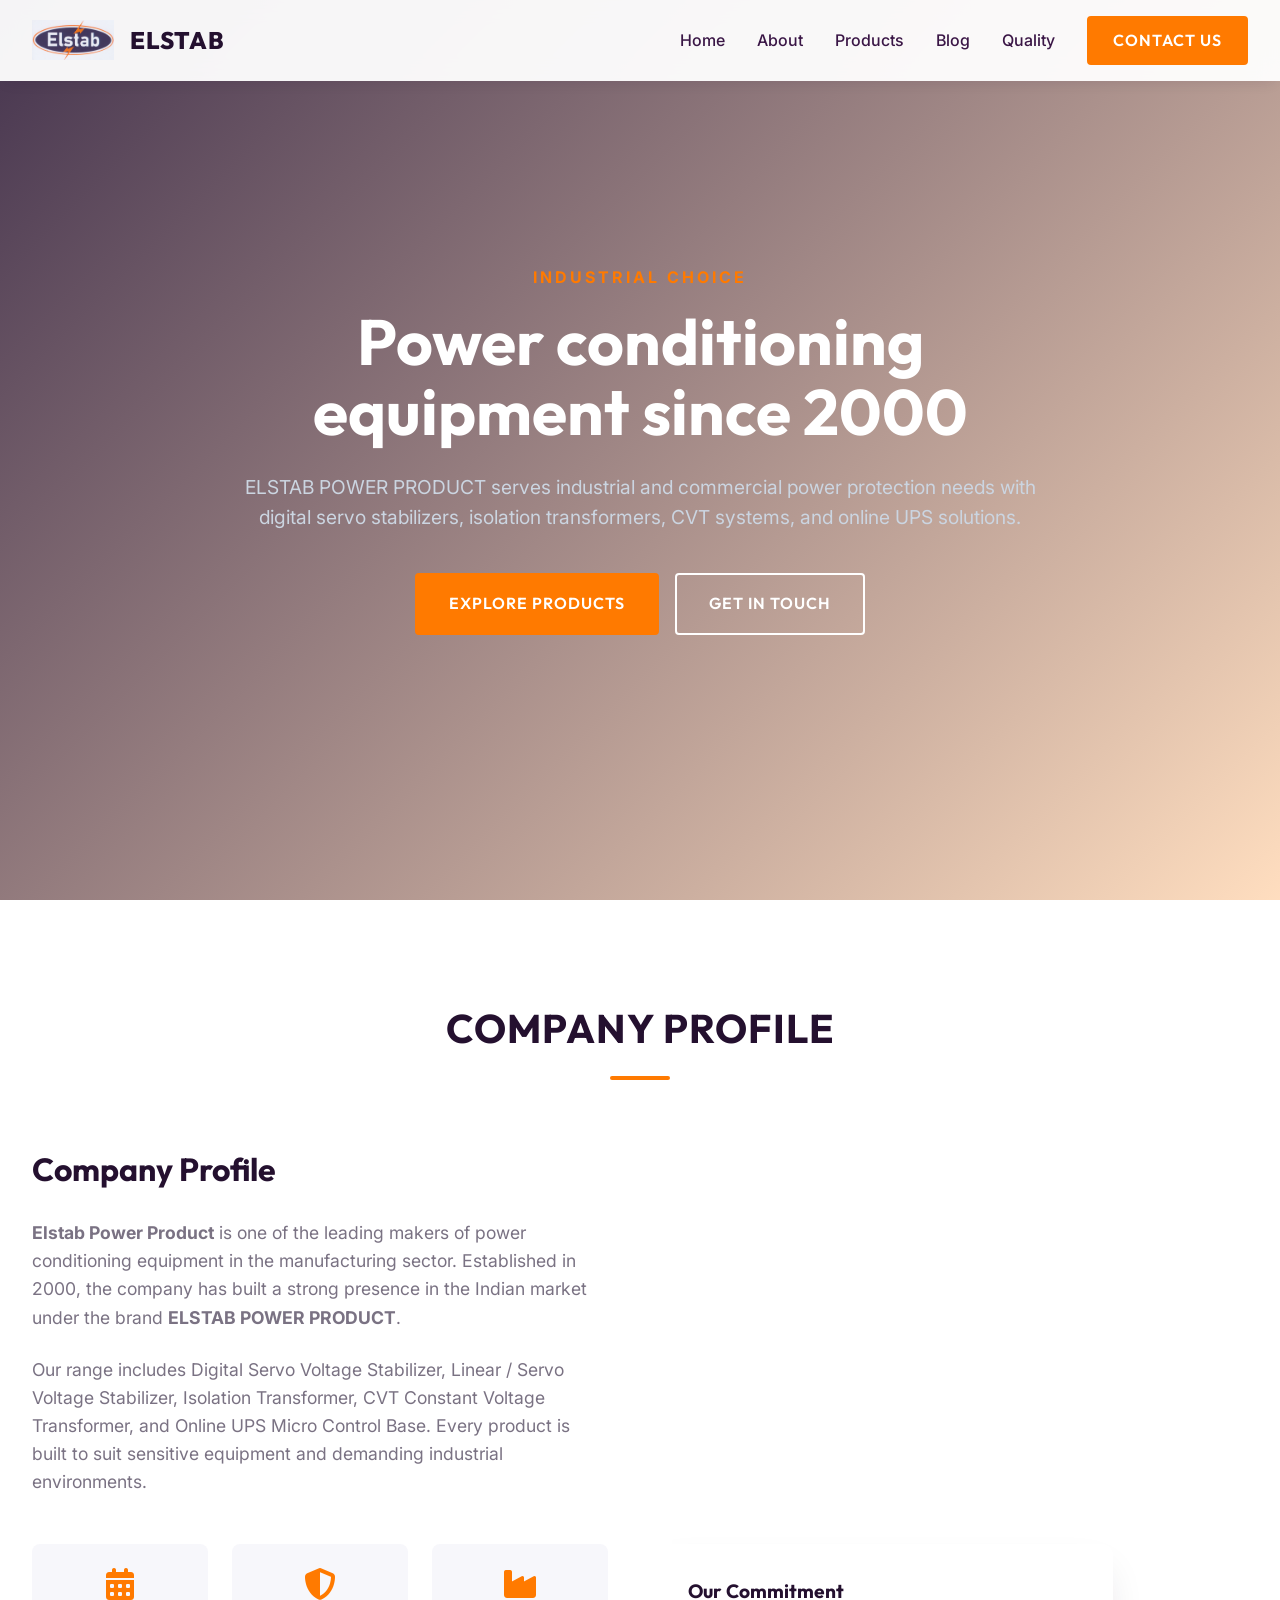
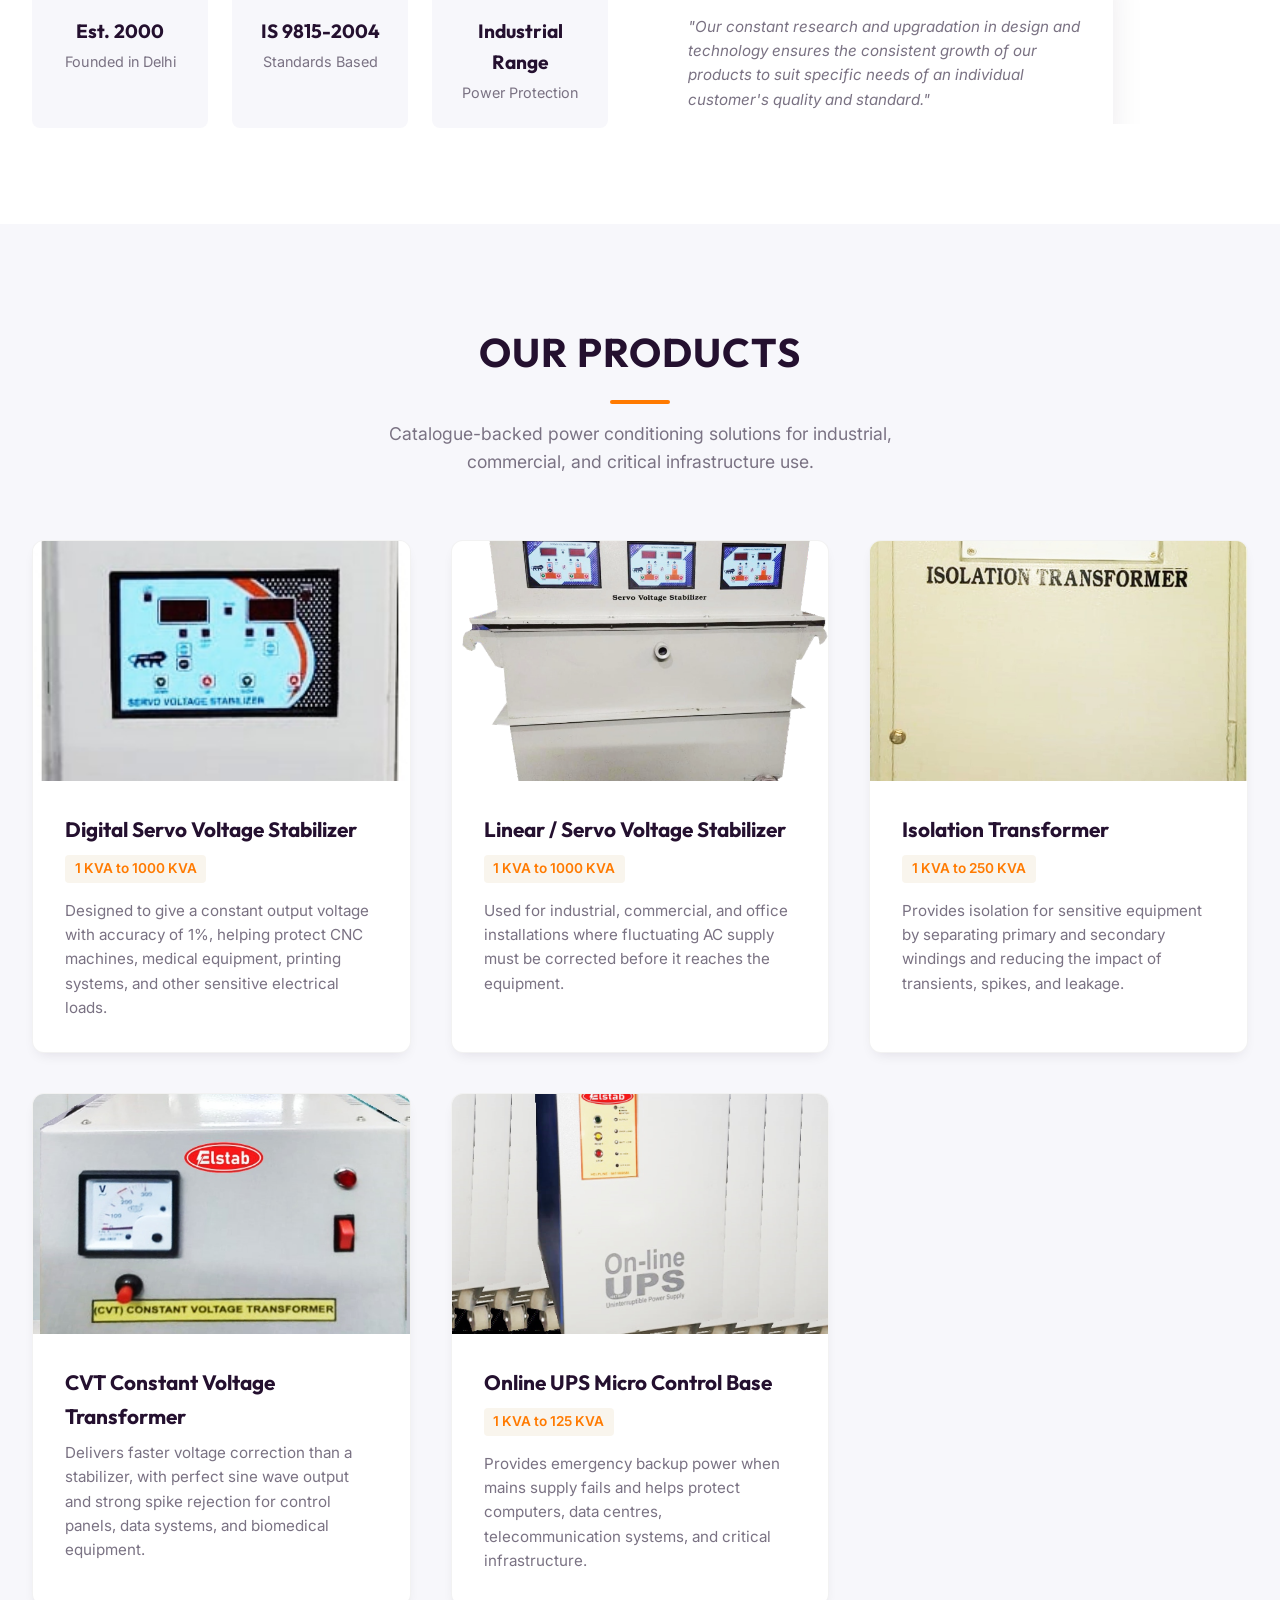
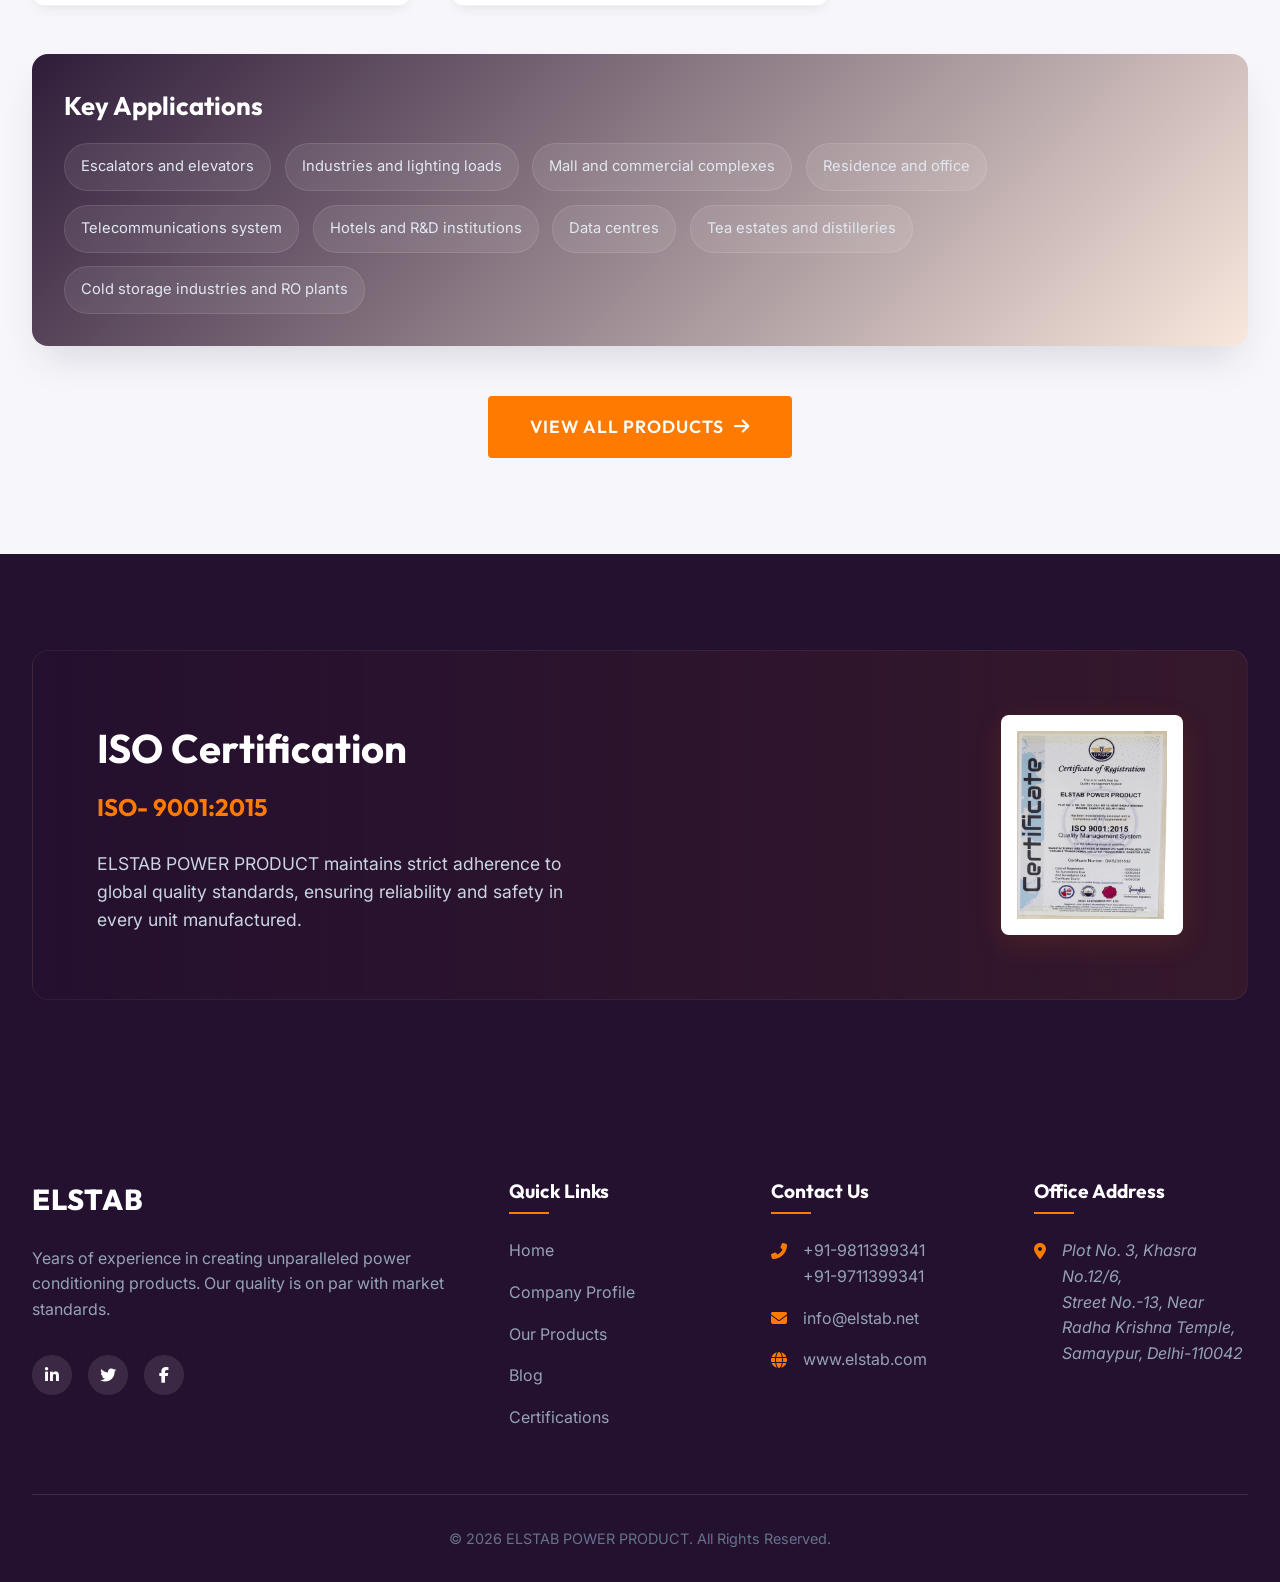
<file: index.html>
<!DOCTYPE html>
<html lang="en">
<head>
    <meta charset="UTF-8">
    <meta name="viewport" content="width=device-width, initial-scale=1.0">
    <title>ELSTAB POWER PRODUCT | Industrial Power Conditioning Catalogue</title>
    <meta name="description" content="ELSTAB POWER PRODUCT - Leading manufacturer of Servo Voltage Stabilizers, Isolation Transformers, CVT, and Online UPS since 2000.">
    <link rel="stylesheet" href="css/styles.css">
    <link rel="preconnect" href="https://fonts.googleapis.com">
    <link rel="preconnect" href="https://fonts.gstatic.com" crossorigin>
    <link href="https://fonts.googleapis.com/css2?family=Inter:wght@300;400;500;600;700&family=Outfit:wght@400;500;600;700;800&display=swap" rel="stylesheet">
    <!-- Font Awesome for Icons -->
    <link rel="stylesheet" href="https://cdnjs.cloudflare.com/ajax/libs/font-awesome/6.4.0/css/all.min.css">
</head>
<body>
    <!-- Navbar -->
    <nav class="navbar">
        <div class="nav-container">
            <a href="#" class="logo">
                <img src="assets/images/image.png" alt="ELSTAB Logo" onerror="this.src='https://via.placeholder.com/150x50?text=ELSTAB';">
                <span>ELSTAB</span>
            </a>
            <div class="nav-links">
                <a href="#home">Home</a>
                <a href="#about">About</a>
                <a href="products.html">Products</a>
                <a href="blog.html">Blog</a>
                <a href="#certifications">Quality</a>
                <a href="#contact" class="btn-primary-sm">Contact Us</a>
            </div>
            <div class="mobile-menu-btn">
                <i class="fas fa-bars"></i>
            </div>
        </div>
    </nav>

    <!-- Hero Section -->
    <section id="home" class="hero">
        <div class="hero-overlay"></div>
        <div class="hero-content fade-in-up">
            <h2 class="subtitle">INDUSTRIAL CHOICE</h2>
            <h1 class="title">Power conditioning equipment since 2000</h1>
            <p class="description">ELSTAB POWER PRODUCT serves industrial and commercial power protection needs with digital servo stabilizers, isolation transformers, CVT systems, and online UPS solutions.</p>
            <div class="hero-buttons">
                <a href="#products" class="btn-primary">Explore Products</a>
                <a href="#contact" class="btn-secondary">Get in Touch</a>
            </div>
        </div>
    </section>

    <!-- About Section -->
    <section id="about" class="about section-padding">
        <div class="container">
            <div class="section-title slide-up">
                <h2>COMPANY PROFILE</h2>
                <div class="underline"></div>
            </div>
            <div class="about-grid">
                <div class="about-text slide-up">
                    <h3>Company Profile</h3>
                    <p><strong>Elstab Power Product</strong> is one of the leading makers of power conditioning equipment in the manufacturing sector. Established in 2000, the company has built a strong presence in the Indian market under the brand <strong>ELSTAB POWER PRODUCT</strong>.</p>
                    <p>Our range includes Digital Servo Voltage Stabilizer, Linear / Servo Voltage Stabilizer, Isolation Transformer, CVT Constant Voltage Transformer, and Online UPS Micro Control Base. Every product is built to suit sensitive equipment and demanding industrial environments.</p>
                    <div class="stats-row">
                        <div class="stat-item">
                            <i class="fas fa-calendar-alt"></i>
                            <h4>Est. 2000</h4>
                            <p>Founded in Delhi</p>
                        </div>
                        <div class="stat-item">
                            <i class="fas fa-shield-alt"></i>
                            <h4>IS 9815-2004</h4>
                            <p>Standards Based</p>
                        </div>
                        <div class="stat-item">
                            <i class="fas fa-industry"></i>
                            <h4>Industrial Range</h4>
                            <p>Power Protection</p>
                        </div>
                    </div>
                </div>
                <div class="about-image slide-up delay-1">
                    <div class="image-wrapper">
                        <div class="glass-card">
                            <h4>Our Commitment</h4>
                            <p>"Our constant research and upgradation in design and technology ensures the consistent growth of our products to suit specific needs of an individual customer's quality and standard."</p>
                        </div>
                        <div class="bg-shape"></div>
                    </div>
                </div>
            </div>
        </div>
    </section>

    <!-- Products Section -->
    <section id="products" class="products section-padding bg-light">
        <div class="container">
            <div class="section-title slide-up">
                <h2>Our Products</h2>
                <div class="underline"></div>
                    <p>Catalogue-backed power conditioning solutions for industrial, commercial, and critical infrastructure use.</p>
            </div>
            
            <div class="products-grid">
                <!-- Product 1 -->
                <div class="product-card slide-up">
                    <div class="product-img">
                        <img src="assets/images/digital_servo.jpeg" alt="Digital Servo Voltage Stabilizer" onerror="this.src='https://via.placeholder.com/300x200?text=Servo+Stabilizer';">
                    </div>
                    <div class="product-content">
                        <h3>Digital Servo Voltage Stabilizer</h3>
                        <span class="range">1 KVA to 1000 KVA</span>
                        <p>Designed to give a constant output voltage with accuracy of 1%, helping protect CNC machines, medical equipment, printing systems, and other sensitive electrical loads.</p>
                    </div>
                </div>

                <!-- Product 2 -->
                <div class="product-card slide-up delay-1">
                    <div class="product-img">
                        <img src="Images/1.png" alt="Linear / Servo Voltage Stabilizer">
                    </div>
                    <div class="product-content">
                        <h3>Linear / Servo Voltage Stabilizer</h3>
                        <span class="range">1 KVA to 1000 KVA</span>
                        <p>Used for industrial, commercial, and office installations where fluctuating AC supply must be corrected before it reaches the equipment.</p>
                    </div>
                </div>

                <!-- Product 3 -->
                <div class="product-card slide-up delay-2">
                    <div class="product-img">
                        <img src="assets/images/isolation.jpeg" alt="Isolation Transformer" onerror="this.src='https://via.placeholder.com/300x200?text=Isolation+Transformer';">
                    </div>
                    <div class="product-content">
                        <h3>Isolation Transformer</h3>
                        <span class="range">1 KVA to 250 KVA</span>
                        <p>Provides isolation for sensitive equipment by separating primary and secondary windings and reducing the impact of transients, spikes, and leakage.</p>
                    </div>
                </div>

                <!-- Product 4 -->
                <div class="product-card slide-up">
                    <div class="product-img">
                        <img src="assets/images/cvt.jpeg" alt="CVT Constant Voltage Transformer" onerror="this.src='https://via.placeholder.com/300x200?text=CVT';">
                    </div>
                    <div class="product-content">
                        <h3>CVT Constant Voltage Transformer</h3>
                        <p>Delivers faster voltage correction than a stabilizer, with perfect sine wave output and strong spike rejection for control panels, data systems, and biomedical equipment.</p>
                    </div>
                </div>

                <!-- Product 5 -->
                <div class="product-card slide-up delay-1">
                    <div class="product-img">
                        <img src="assets/images/ups.jpeg" alt="Online UPS Micro Control Base">
                    </div>
                    <div class="product-content">
                        <h3>Online UPS Micro Control Base</h3>
                        <span class="range">1 KVA to 125 KVA</span>
                        <p>Provides emergency backup power when mains supply fails and helps protect computers, data centres, telecommunication systems, and critical infrastructure.</p>
                    </div>
                </div>
            </div>

            <div class="applications-panel slide-up">
                <h3>Key Applications</h3>
                <div class="applications-grid">
                    <span>Escalators and elevators</span>
                    <span>Industries and lighting loads</span>
                    <span>Mall and commercial complexes</span>
                    <span>Residence and office</span>
                    <span>Telecommunications system</span>
                    <span>Hotels and R&D institutions</span>
                    <span>Data centres</span>
                    <span>Tea estates and distilleries</span>
                    <span>Cold storage industries and RO plants</span>
                </div>
            </div>
            
            <div class="view-more-container" style="text-align: center; margin-top: 50px;">
                <a href="products.html" class="btn-primary" style="padding: 15px 40px; font-size: 1.1rem; display: inline-flex; align-items: center; gap: 10px;">
                    View All Products <i class="fas fa-arrow-right"></i>
                </a>
            </div>
        </div>
    </section>

    <!-- Certifications Section -->
    <section id="certifications" class="certifications section-padding">
        <div class="container">
            <div class="cert-wrapper slide-up">
                <div class="cert-content">
                    <h2>ISO Certification</h2>
                    <h3 class="gold-text">ISO- 9001:2015</h3>
                    <p>ELSTAB POWER PRODUCT maintains strict adherence to global quality standards, ensuring reliability and safety in every unit manufactured.</p>
                </div>
                <div class="cert-image">
                    <img src="assets/images/iso.jpeg" alt="ISO Certification" onerror="this.src='https://via.placeholder.com/150x150?text=ISO';">
                </div>
            </div>
        </div>
    </section>

    <!-- Footer / Contact -->
    <footer id="contact" class="footer">
        <div class="container">
            <div class="footer-grid">
                <div class="footer-col brand-col slide-up">
                    <a href="#" class="footer-logo">
                        <span>ELSTAB</span>
                    </a>
                    <p>Years of experience in creating unparalleled power conditioning products. Our quality is on par with market standards.</p>
                    <div class="social-links">
                        <a href="#"><i class="fab fa-linkedin-in"></i></a>
                        <a href="#"><i class="fab fa-twitter"></i></a>
                        <a href="#"><i class="fab fa-facebook-f"></i></a>
                    </div>
                </div>
                
                <div class="footer-col slide-up delay-1">
                    <h4>Quick Links</h4>
                    <ul>
                        <li><a href="#home">Home</a></li>
                        <li><a href="#about">Company Profile</a></li>
                        <li><a href="#products">Our Products</a></li>
                        <li><a href="blog.html">Blog</a></li>
                        <li><a href="#certifications">Certifications</a></li>
                    </ul>
                </div>

                <div class="footer-col slide-up delay-2">
                    <h4>Contact Us</h4>
                    <ul class="contact-info">
                        <li>
                            <i class="fas fa-phone-alt"></i>
                            <div>
                                <a href="tel:+919811399341">+91-9811399341</a><br>
                                <a href="tel:+919711399341">+91-9711399341</a>
                            </div>
                        </li>
                        <li>
                            <i class="fas fa-envelope"></i>
                            <a href="mailto:info@elstab.net">info@elstab.net</a>
                        </li>
                        <li>
                            <i class="fas fa-globe"></i>
                            <a href="http://www.elstab.com" target="_blank">www.elstab.com</a>
                        </li>
                    </ul>
                </div>

                <div class="footer-col slide-up delay-3">
                    <h4>Office Address</h4>
                    <ul class="contact-info">
                        <li>
                            <i class="fas fa-map-marker-alt"></i>
                            <address>
                                Plot No. 3, Khasra No.12/6,<br>
                                Street No.-13, Near Radha Krishna Temple,<br>
                                Samaypur, Delhi-110042
                            </address>
                        </li>
                    </ul>
                </div>
            </div>
            <div class="footer-bottom">
                <p>&copy; 2026 ELSTAB POWER PRODUCT. All Rights Reserved.</p>
            </div>
        </div>
    </footer>

    <script src="js/script.js"></script>
</body>
</html>
</file>
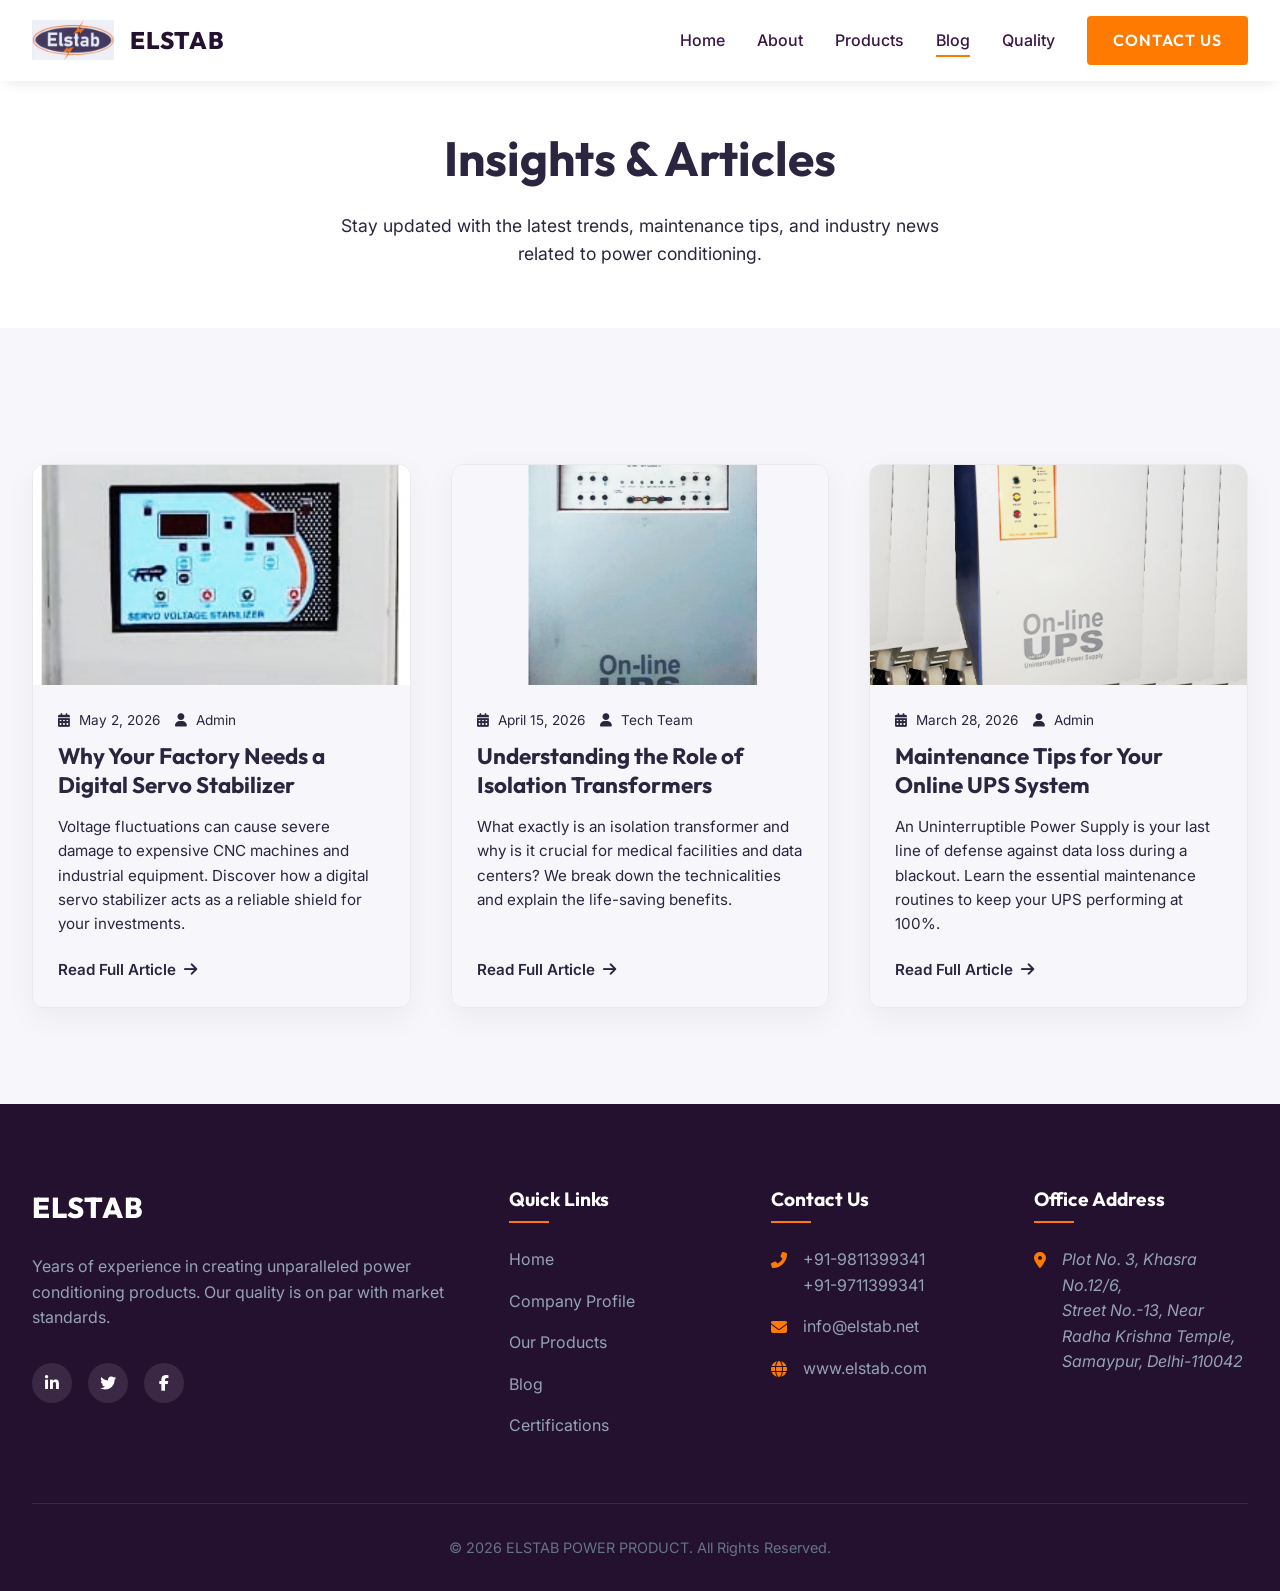
<file: blog.html>
<!DOCTYPE html>
<html lang="en">
<head>
    <meta charset="UTF-8">
    <meta name="viewport" content="width=device-width, initial-scale=1.0">
    <title>Blog | ELSTAB POWER PRODUCT</title>
    <meta name="description" content="Read the latest news and insights on power conditioning equipment, voltage stabilizers, and transformers.">
    <link rel="stylesheet" href="css/styles.css">
    <link rel="preconnect" href="https://fonts.googleapis.com">
    <link rel="preconnect" href="https://fonts.gstatic.com" crossorigin>
    <link href="https://fonts.googleapis.com/css2?family=Inter:wght@300;400;500;600;700&family=Outfit:wght@400;500;600;700;800&display=swap" rel="stylesheet">
    <link rel="stylesheet" href="https://cdnjs.cloudflare.com/ajax/libs/font-awesome/6.4.0/css/all.min.css">
    <style>
        .blog-grid {
            display: grid;
            grid-template-columns: repeat(auto-fit, minmax(320px, 1fr));
            gap: 40px;
            margin-top: 40px;
        }
        .blog-card {
            background-color: var(--white);
            border-radius: 12px;
            overflow: hidden;
            box-shadow: 0 10px 30px rgba(0, 0, 0, 0.05);
            transition: var(--transition);
            display: flex;
            flex-direction: column;
            border: 1px solid rgba(0,0,0,0.05);
        }
        .blog-card:hover {
            transform: translateY(-10px);
            box-shadow: 0 15px 40px rgba(0, 0, 0, 0.1);
        }
        .blog-img {
            height: 220px;
            overflow: hidden;
        }
        .blog-img img {
            width: 100%;
            height: 100%;
            object-fit: cover;
            transition: transform 0.5s ease;
        }
        .blog-card:hover .blog-img img {
            transform: scale(1.05);
        }
        .blog-content {
            padding: 25px;
            display: flex;
            flex-direction: column;
            flex-grow: 1;
        }
        .blog-meta {
            font-size: 0.85rem;
            color: var(--gray);
            margin-bottom: 10px;
            display: flex;
            align-items: center;
            gap: 15px;
        }
        .blog-meta i {
            color: var(--accent-red);
            margin-right: 5px;
        }
        .blog-title {
            font-size: 1.4rem;
            color: var(--dark-charcoal);
            margin-bottom: 15px;
            font-family: 'Outfit', sans-serif;
            line-height: 1.3;
        }
        .blog-excerpt {
            color: var(--gray);
            margin-bottom: 20px;
            flex-grow: 1;
            font-size: 0.95rem;
            line-height: 1.6;
        }
        .read-more {
            display: inline-flex;
            align-items: center;
            gap: 8px;
            color: var(--accent-red);
            font-weight: 600;
            text-decoration: none;
            font-size: 0.95rem;
            transition: var(--transition);
        }
        .read-more:hover {
            color: var(--dark-charcoal);
            gap: 12px;
        }
    </style>
</head>
<body>
    <!-- Navbar -->
    <nav class="navbar">
        <div class="nav-container">
            <a href="index.html" class="logo">
                <img src="assets/images/image.png" alt="ELSTAB Logo" onerror="this.src='https://via.placeholder.com/150x50?text=ELSTAB';">
                <span>ELSTAB</span>
            </a>
            <div class="nav-links">
                <a href="index.html#home">Home</a>
                <a href="index.html#about">About</a>
                <a href="products.html">Products</a>
                <a href="blog.html" class="active">Blog</a>
                <a href="index.html#certifications">Quality</a>
                <a href="index.html#contact" class="btn-primary-sm">Contact Us</a>
            </div>
            <div class="mobile-menu-btn">
                <i class="fas fa-bars"></i>
            </div>
        </div>
    </nav>

    <!-- Page Header -->
    <section class="page-header" style="padding: 120px 0 60px; background-color: var(--dark-charcoal); text-align: center;">
        <div class="container">
            <h1 style="color: var(--white); font-family: 'Outfit', sans-serif; font-size: 3rem; margin-bottom: 15px;">Insights & Articles</h1>
            <p style="color: var(--gray); font-size: 1.1rem; max-width: 600px; margin: 0 auto;">Stay updated with the latest trends, maintenance tips, and industry news related to power conditioning.</p>
        </div>
    </section>

    <!-- Blog Section -->
    <section class="blog section-padding bg-light">
        <div class="container">
            <div class="blog-grid">
                
                <!-- Blog Post 1 -->
                <div class="blog-card slide-up">
                    <div class="blog-img">
                        <img src="assets/images/digital_servo.jpeg" alt="Servo Stabilizer" onerror="this.src='https://via.placeholder.com/600x400?text=Servo+Stabilizer';">
                    </div>
                    <div class="blog-content">
                        <div class="blog-meta">
                            <span><i class="fas fa-calendar-alt"></i> May 2, 2026</span>
                            <span><i class="fas fa-user"></i> Admin</span>
                        </div>
                        <h3 class="blog-title">Why Your Factory Needs a Digital Servo Stabilizer</h3>
                        <p class="blog-excerpt">Voltage fluctuations can cause severe damage to expensive CNC machines and industrial equipment. Discover how a digital servo stabilizer acts as a reliable shield for your investments.</p>
                        <div>
                            <a href="#" class="read-more">Read Full Article <i class="fas fa-arrow-right"></i></a>
                        </div>
                    </div>
                </div>

                <!-- Blog Post 2 -->
                <div class="blog-card slide-up delay-1">
                    <div class="blog-img">
                        <img src="Images/12.png" alt="Isolation Transformer" onerror="this.src='https://via.placeholder.com/600x400?text=Isolation+Transformer';">
                    </div>
                    <div class="blog-content">
                        <div class="blog-meta">
                            <span><i class="fas fa-calendar-alt"></i> April 15, 2026</span>
                            <span><i class="fas fa-user"></i> Tech Team</span>
                        </div>
                        <h3 class="blog-title">Understanding the Role of Isolation Transformers</h3>
                        <p class="blog-excerpt">What exactly is an isolation transformer and why is it crucial for medical facilities and data centers? We break down the technicalities and explain the life-saving benefits.</p>
                        <div>
                            <a href="#" class="read-more">Read Full Article <i class="fas fa-arrow-right"></i></a>
                        </div>
                    </div>
                </div>

                <!-- Blog Post 3 -->
                <div class="blog-card slide-up delay-2">
                    <div class="blog-img">
                        <img src="assets/images/ups.jpeg" alt="Online UPS" onerror="this.src='https://via.placeholder.com/600x400?text=Online+UPS';">
                    </div>
                    <div class="blog-content">
                        <div class="blog-meta">
                            <span><i class="fas fa-calendar-alt"></i> March 28, 2026</span>
                            <span><i class="fas fa-user"></i> Admin</span>
                        </div>
                        <h3 class="blog-title">Maintenance Tips for Your Online UPS System</h3>
                        <p class="blog-excerpt">An Uninterruptible Power Supply is your last line of defense against data loss during a blackout. Learn the essential maintenance routines to keep your UPS performing at 100%.</p>
                        <div>
                            <a href="#" class="read-more">Read Full Article <i class="fas fa-arrow-right"></i></a>
                        </div>
                    </div>
                </div>

            </div>
        </div>
    </section>

    <!-- Footer / Contact -->
    <footer id="contact" class="footer">
        <div class="container">
            <div class="footer-grid">
                <div class="footer-col brand-col slide-up">
                    <a href="index.html" class="footer-logo">
                        <span>ELSTAB</span>
                    </a>
                    <p>Years of experience in creating unparalleled power conditioning products. Our quality is on par with market standards.</p>
                    <div class="social-links">
                        <a href="#"><i class="fab fa-linkedin-in"></i></a>
                        <a href="#"><i class="fab fa-twitter"></i></a>
                        <a href="#"><i class="fab fa-facebook-f"></i></a>
                    </div>
                </div>
                
                <div class="footer-col slide-up delay-1">
                    <h4>Quick Links</h4>
                    <ul>
                        <li><a href="index.html#home">Home</a></li>
                        <li><a href="index.html#about">Company Profile</a></li>
                        <li><a href="products.html">Our Products</a></li>
                        <li><a href="blog.html">Blog</a></li>
                        <li><a href="index.html#certifications">Certifications</a></li>
                    </ul>
                </div>

                <div class="footer-col slide-up delay-2">
                    <h4>Contact Us</h4>
                    <ul class="contact-info">
                        <li>
                            <i class="fas fa-phone-alt"></i>
                            <div>
                                <a href="tel:+919811399341">+91-9811399341</a><br>
                                <a href="tel:+919711399341">+91-9711399341</a>
                            </div>
                        </li>
                        <li>
                            <i class="fas fa-envelope"></i>
                            <a href="mailto:info@elstab.net">info@elstab.net</a>
                        </li>
                        <li>
                            <i class="fas fa-globe"></i>
                            <a href="http://www.elstab.com" target="_blank">www.elstab.com</a>
                        </li>
                    </ul>
                </div>

                <div class="footer-col slide-up delay-3">
                    <h4>Office Address</h4>
                    <ul class="contact-info">
                        <li>
                            <i class="fas fa-map-marker-alt"></i>
                            <address>
                                Plot No. 3, Khasra No.12/6,<br>
                                Street No.-13, Near Radha Krishna Temple,<br>
                                Samaypur, Delhi-110042
                            </address>
                        </li>
                    </ul>
                </div>
            </div>
            <div class="footer-bottom">
                <p>&copy; 2026 ELSTAB POWER PRODUCT. All Rights Reserved.</p>
            </div>
        </div>
    </footer>

    <script src="js/script.js"></script>
</body>
</html>
</file>
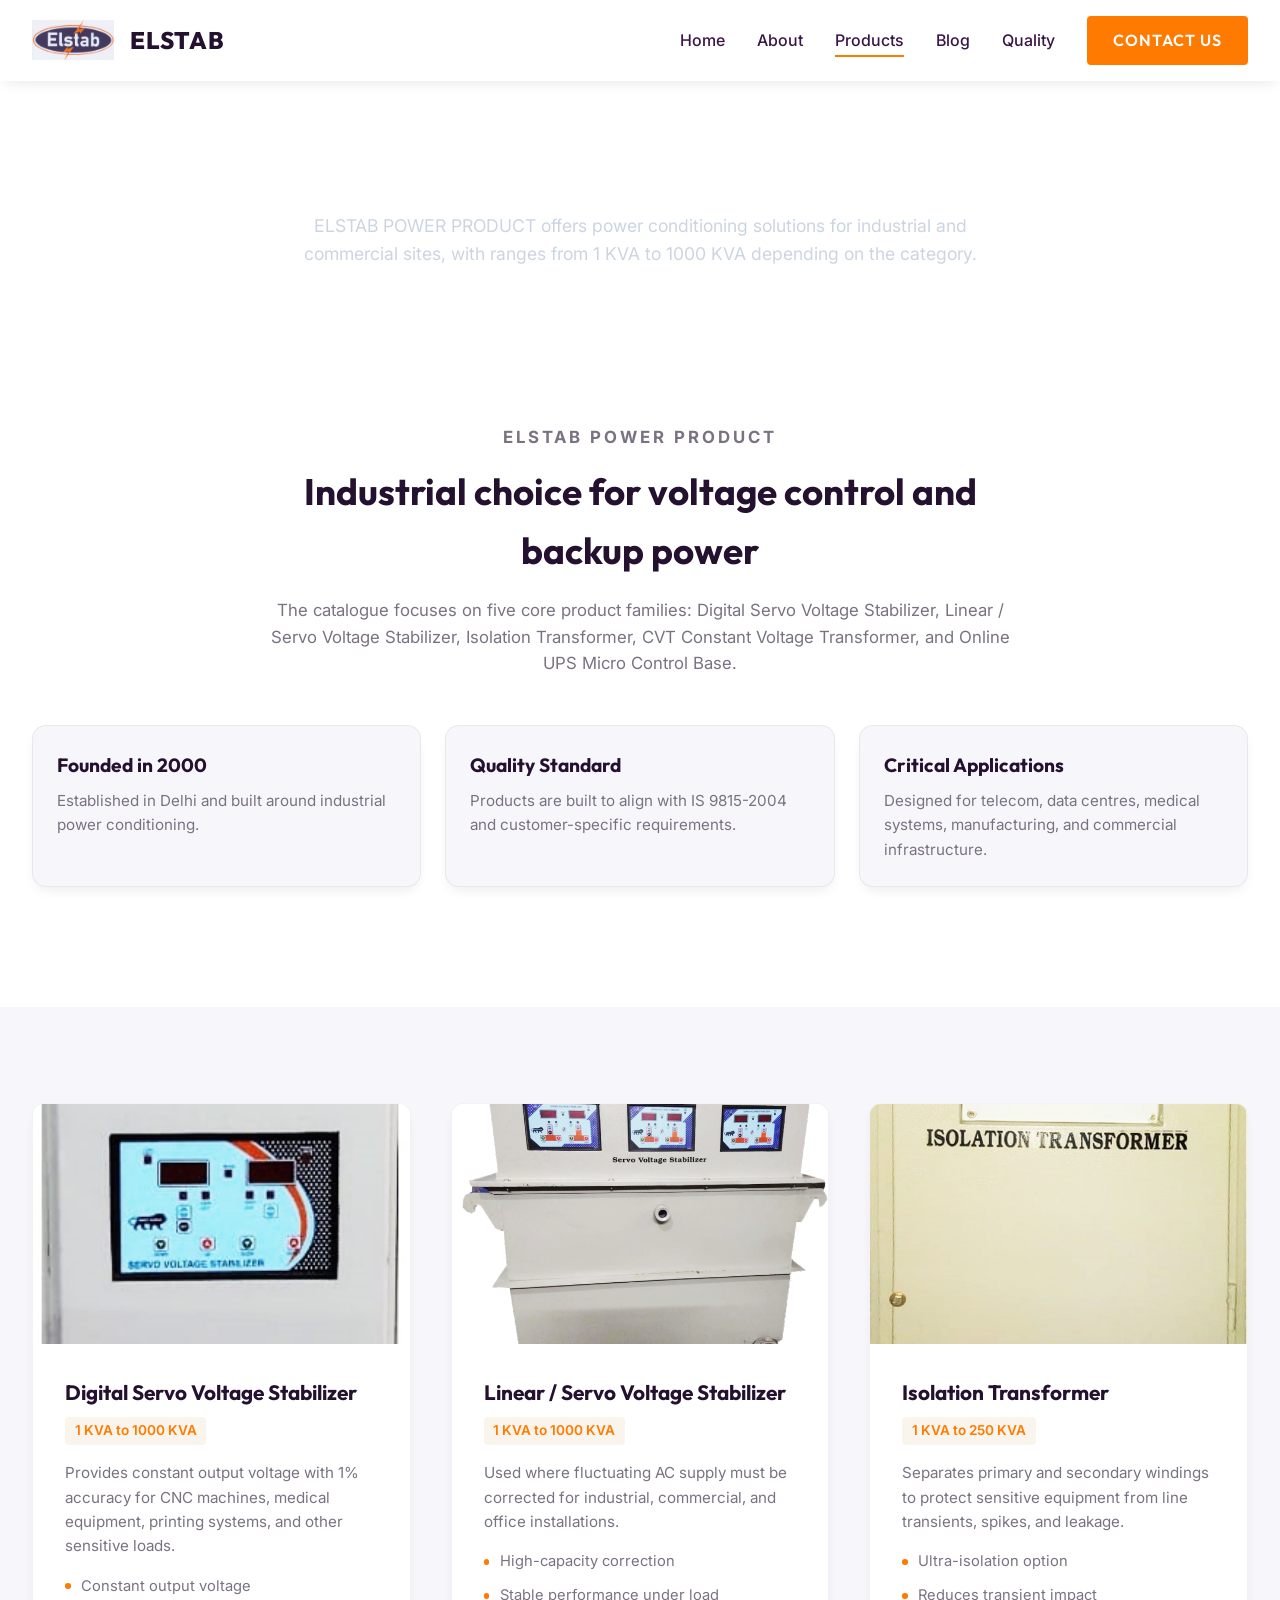
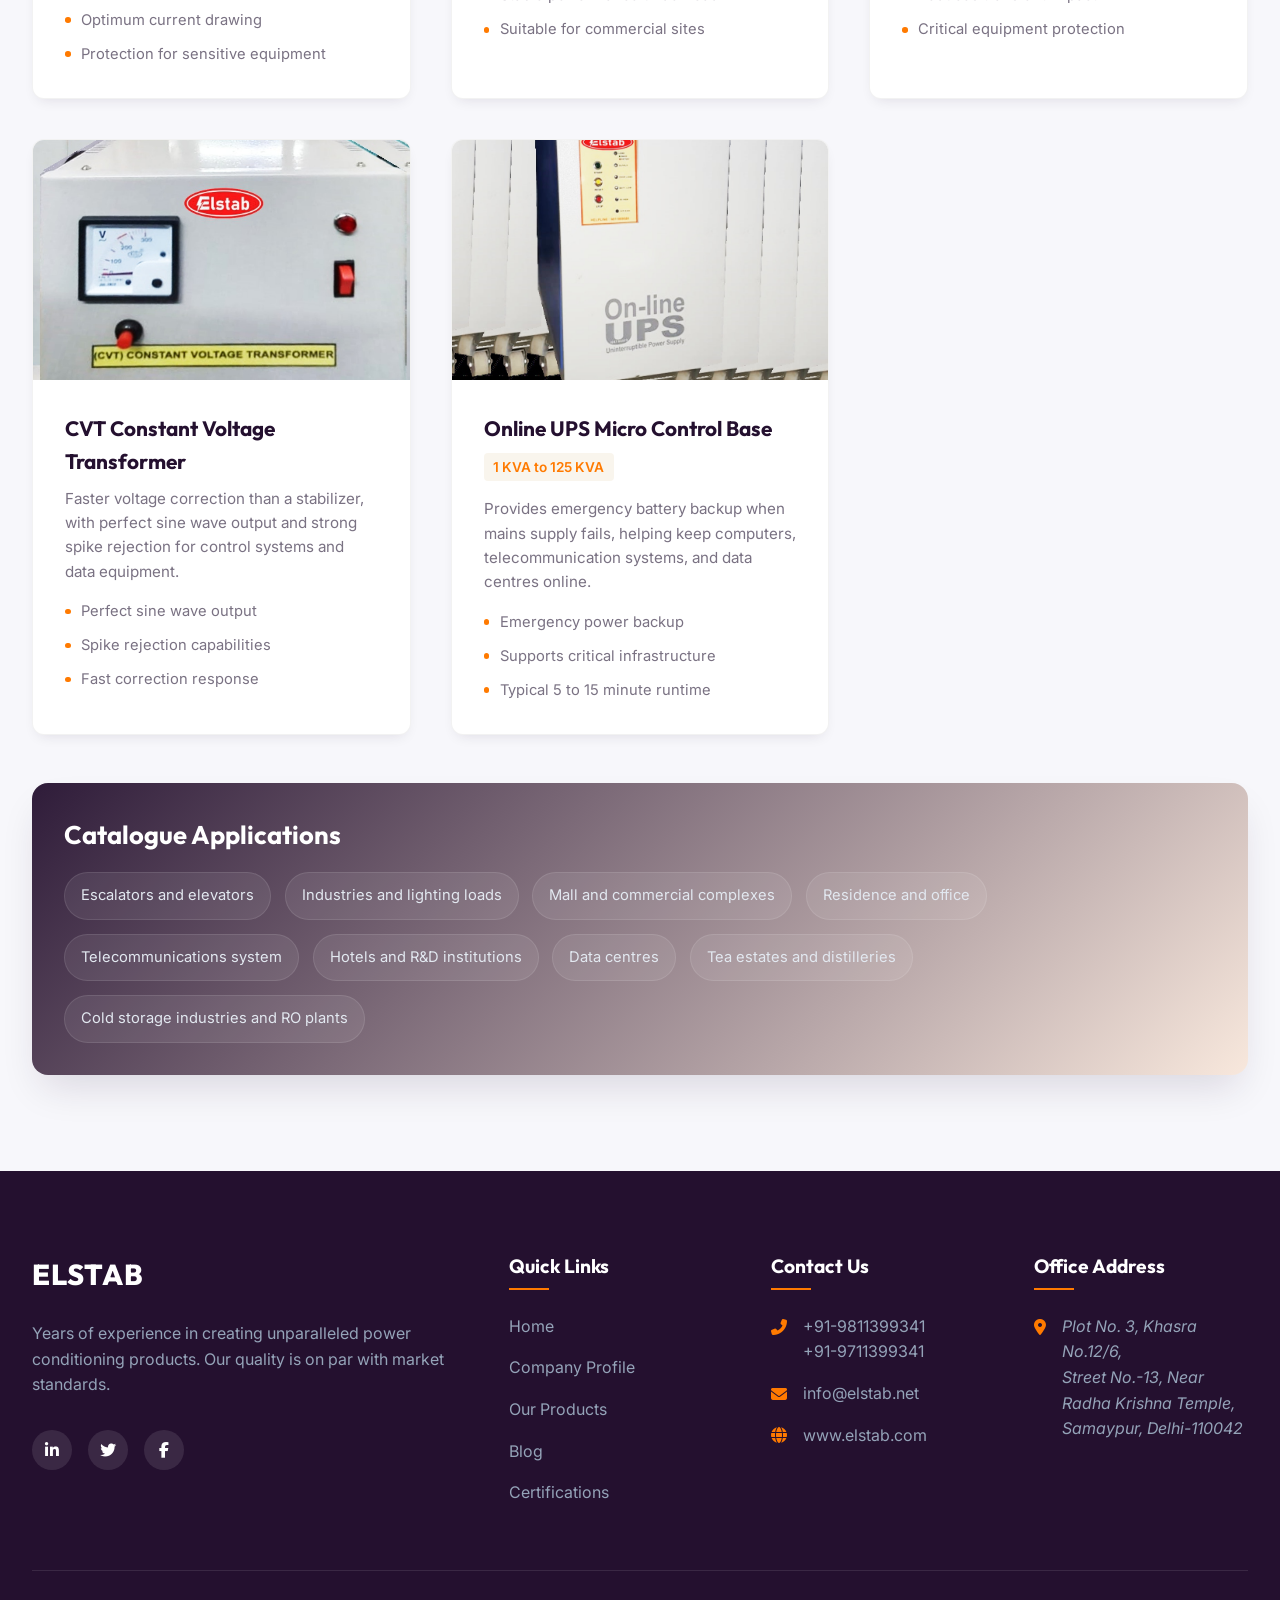
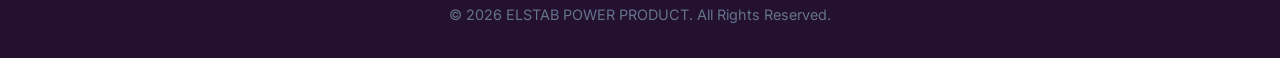
<file: products.html>
<!DOCTYPE html>
<html lang="en">
<head>
    <meta charset="UTF-8">
    <meta name="viewport" content="width=device-width, initial-scale=1.0">
    <title>Catalogue Products | ELSTAB POWER PRODUCT</title>
    <meta name="description" content="Explore the ELSTAB catalogue of Digital Servo Voltage Stabilizer, Linear / Servo Voltage Stabilizer, Isolation Transformer, CVT, and Online UPS solutions.">
    <link rel="stylesheet" href="css/styles.css">
    <link rel="preconnect" href="https://fonts.googleapis.com">
    <link rel="preconnect" href="https://fonts.gstatic.com" crossorigin>
    <link href="https://fonts.googleapis.com/css2?family=Inter:wght@300;400;500;600;700&family=Outfit:wght@400;500;600;700;800&display=swap" rel="stylesheet">
    <link rel="stylesheet" href="https://cdnjs.cloudflare.com/ajax/libs/font-awesome/6.4.0/css/all.min.css">
</head>
<body>
    <!-- Navbar -->
    <nav class="navbar">
        <div class="nav-container">
            <a href="index.html" class="logo">
                <img src="assets/images/image.png" alt="ELSTAB Logo" onerror="this.src='https://via.placeholder.com/150x50?text=ELSTAB';">
                <span>ELSTAB</span>
            </a>
            <div class="nav-links">
                <a href="index.html#home">Home</a>
                <a href="index.html#about">About</a>
                <a href="products.html" class="active">Products</a>
                <a href="blog.html">Blog</a>
                <a href="index.html#certifications">Quality</a>
                <a href="index.html#contact" class="btn-primary-sm">Contact Us</a>
            </div>
            <div class="mobile-menu-btn">
                <i class="fas fa-bars"></i>
            </div>
        </div>
    </nav>

    <!-- Page Header -->
    <section class="page-header catalogue-header" style="padding: 120px 0 60px; background-color: var(--dark-charcoal); text-align: center;">
        <div class="container">
            <h1 style="color: var(--color-white); font-family: 'Outfit', sans-serif; font-size: 3rem; margin-bottom: 15px;">Catalogue Products</h1>
            <p style="color: #cbd5e1; font-size: 1.1rem; max-width: 700px; margin: 0 auto;">ELSTAB POWER PRODUCT offers power conditioning solutions for industrial and commercial sites, with ranges from 1 KVA to 1000 KVA depending on the category.</p>
        </div>
    </section>

    <section class="catalogue-overview section-padding">
        <div class="container">
            <div class="catalogue-intro slide-up">
                <p class="section-kicker">ELSTAB POWER PRODUCT</p>
                <h2>Industrial choice for voltage control and backup power</h2>
                <p>The catalogue focuses on five core product families: Digital Servo Voltage Stabilizer, Linear / Servo Voltage Stabilizer, Isolation Transformer, CVT Constant Voltage Transformer, and Online UPS Micro Control Base.</p>
            </div>
            <div class="catalogue-facts">
                <div class="catalogue-fact slide-up">
                    <h3>Founded in 2000</h3>
                    <p>Established in Delhi and built around industrial power conditioning.</p>
                </div>
                <div class="catalogue-fact slide-up delay-1">
                    <h3>Quality Standard</h3>
                    <p>Products are built to align with IS 9815-2004 and customer-specific requirements.</p>
                </div>
                <div class="catalogue-fact slide-up delay-2">
                    <h3>Critical Applications</h3>
                    <p>Designed for telecom, data centres, medical systems, manufacturing, and commercial infrastructure.</p>
                </div>
            </div>
        </div>
    </section>

    <!-- All Products Section -->
    <section class="products section-padding bg-light">
        <div class="container">
            <div class="products-grid" id="full-products-grid">
                <div class="product-card slide-up">
                    <div class="product-img">
                        <img src="assets/images/digital_servo.jpeg" alt="Digital Servo Voltage Stabilizer">
                    </div>
                    <div class="product-content">
                        <h3>Digital Servo Voltage Stabilizer</h3>
                        <span class="range">1 KVA to 1000 KVA</span>
                        <p>Provides constant output voltage with 1% accuracy for CNC machines, medical equipment, printing systems, and other sensitive loads.</p>
                        <ul class="product-notes">
                            <li>Constant output voltage</li>
                            <li>Optimum current drawing</li>
                            <li>Protection for sensitive equipment</li>
                        </ul>
                    </div>
                </div>

                <div class="product-card slide-up delay-1">
                    <div class="product-img">
                        <img src="Images/1.png" alt="Linear / Servo Voltage Stabilizer">
                    </div>
                    <div class="product-content">
                        <h3>Linear / Servo Voltage Stabilizer</h3>
                        <span class="range">1 KVA to 1000 KVA</span>
                        <p>Used where fluctuating AC supply must be corrected for industrial, commercial, and office installations.</p>
                        <ul class="product-notes">
                            <li>High-capacity correction</li>
                            <li>Stable performance under load</li>
                            <li>Suitable for commercial sites</li>
                        </ul>
                    </div>
                </div>

                <div class="product-card slide-up delay-2">
                    <div class="product-img">
                        <img src="assets/images/isolation.jpeg" alt="Isolation Transformer">
                    </div>
                    <div class="product-content">
                        <h3>Isolation Transformer</h3>
                        <span class="range">1 KVA to 250 KVA</span>
                        <p>Separates primary and secondary windings to protect sensitive equipment from line transients, spikes, and leakage.</p>
                        <ul class="product-notes">
                            <li>Ultra-isolation option</li>
                            <li>Reduces transient impact</li>
                            <li>Critical equipment protection</li>
                        </ul>
                    </div>
                </div>

                <div class="product-card slide-up">
                    <div class="product-img">
                        <img src="assets/images/cvt.jpeg" alt="CVT Constant Voltage Transformer">
                    </div>
                    <div class="product-content">
                        <h3>CVT Constant Voltage Transformer</h3>
                        <p>Faster voltage correction than a stabilizer, with perfect sine wave output and strong spike rejection for control systems and data equipment.</p>
                        <ul class="product-notes">
                            <li>Perfect sine wave output</li>
                            <li>Spike rejection capabilities</li>
                            <li>Fast correction response</li>
                        </ul>
                    </div>
                </div>

                <div class="product-card slide-up delay-1">
                    <div class="product-img">
                        <img src="assets/images/ups.jpeg" alt="Online UPS Micro Control Base">
                    </div>
                    <div class="product-content">
                        <h3>Online UPS Micro Control Base</h3>
                        <span class="range">1 KVA to 125 KVA</span>
                        <p>Provides emergency battery backup when mains supply fails, helping keep computers, telecommunication systems, and data centres online.</p>
                        <ul class="product-notes">
                            <li>Emergency power backup</li>
                            <li>Supports critical infrastructure</li>
                            <li>Typical 5 to 15 minute runtime</li>
                        </ul>
                    </div>
                </div>
            </div>

            <div class="applications-panel slide-up">
                <h3>Catalogue Applications</h3>
                <div class="applications-grid">
                    <span>Escalators and elevators</span>
                    <span>Industries and lighting loads</span>
                    <span>Mall and commercial complexes</span>
                    <span>Residence and office</span>
                    <span>Telecommunications system</span>
                    <span>Hotels and R&D institutions</span>
                    <span>Data centres</span>
                    <span>Tea estates and distilleries</span>
                    <span>Cold storage industries and RO plants</span>
                </div>
            </div>
        </div>
    </section>

    <!-- Footer / Contact -->
    <footer id="contact" class="footer">
        <div class="container">
            <div class="footer-grid">
                <div class="footer-col brand-col slide-up">
                    <a href="index.html" class="footer-logo">
                        <span>ELSTAB</span>
                    </a>
                    <p>Years of experience in creating unparalleled power conditioning products. Our quality is on par with market standards.</p>
                    <div class="social-links">
                        <a href="#"><i class="fab fa-linkedin-in"></i></a>
                        <a href="#"><i class="fab fa-twitter"></i></a>
                        <a href="#"><i class="fab fa-facebook-f"></i></a>
                    </div>
                </div>
                
                <div class="footer-col slide-up delay-1">
                    <h4>Quick Links</h4>
                    <ul>
                        <li><a href="index.html#home">Home</a></li>
                        <li><a href="index.html#about">Company Profile</a></li>
                        <li><a href="products.html">Our Products</a></li>
                        <li><a href="blog.html">Blog</a></li>
                        <li><a href="index.html#certifications">Certifications</a></li>
                    </ul>
                </div>

                <div class="footer-col slide-up delay-2">
                    <h4>Contact Us</h4>
                    <ul class="contact-info">
                        <li>
                            <i class="fas fa-phone-alt"></i>
                            <div>
                                <a href="tel:+919811399341">+91-9811399341</a><br>
                                <a href="tel:+919711399341">+91-9711399341</a>
                            </div>
                        </li>
                        <li>
                            <i class="fas fa-envelope"></i>
                            <a href="mailto:info@elstab.net">info@elstab.net</a>
                        </li>
                        <li>
                            <i class="fas fa-globe"></i>
                            <a href="http://www.elstab.com" target="_blank">www.elstab.com</a>
                        </li>
                    </ul>
                </div>

                <div class="footer-col slide-up delay-3">
                    <h4>Office Address</h4>
                    <ul class="contact-info">
                        <li>
                            <i class="fas fa-map-marker-alt"></i>
                            <address>
                                Plot No. 3, Khasra No.12/6,<br>
                                Street No.-13, Near Radha Krishna Temple,<br>
                                Samaypur, Delhi-110042
                            </address>
                        </li>
                    </ul>
                </div>
            </div>
            <div class="footer-bottom">
                <p>&copy; 2026 ELSTAB POWER PRODUCT. All Rights Reserved.</p>
            </div>
        </div>
    </footer>

    <script src="js/script.js"></script>
</body>
</html>
</file>
<file: css/styles.css>
:root {
    --color-charcoal: #24102f; /* deep purple for headings */
    --color-charcoal-light: #3a1646; /* lighter deep purple */
    --color-white: #ffffff;
    --color-off-white: #f7f7fb;
    --color-accent: #ff7a00; /* vibrant orange accent */
    --color-accent-hover: #e65a00;
    --color-text-main: #2b2540; /* dark muted for body text */
    --color-text-muted: #7a7283; /* muted grayish */
    
    --font-heading: 'Outfit', sans-serif;
    --font-body: 'Inter', sans-serif;
    
    --transition: all 0.4s cubic-bezier(0.16, 1, 0.3, 1);
    --shadow-sm: 0 6px 14px -6px rgba(36,16,47,0.12);
    --shadow-md: 0 12px 24px -6px rgba(36,16,47,0.12);
    --shadow-lg: 0 20px 40px -10px rgba(36,16,47,0.14);
}

* {
    margin: 0;
    padding: 0;
    box-sizing: border-box;
}

html {
    scroll-behavior: smooth;
}

body {
    font-family: var(--font-body);
    color: var(--color-text-main);
    background-color: var(--color-white);
    line-height: 1.6;
    overflow-x: hidden;
}

h1, h2, h3, h4, h5, h6 {
    font-family: var(--font-heading);
    color: var(--color-charcoal);
    font-weight: 700;
}

a {
    text-decoration: none;
    color: inherit;
    transition: var(--transition);
}

ul {
    list-style: none;
}

img {
    max-width: 100%;
    height: auto;
    display: block;
}

.container {
    max-width: 1280px;
    margin: 0 auto;
    padding: 0 2rem;
}

.section-padding {
    padding: 6rem 0;
}

.bg-light {
    background-color: var(--color-off-white);
}

.gold-text {
    color: var(--color-accent);
}

/* Typography */
.section-title {
    text-align: center;
    margin-bottom: 4rem;
}

.section-title h2 {
    font-size: 2.5rem;
    margin-bottom: 1rem;
    text-transform: uppercase;
    letter-spacing: 1px;
}

.section-title .underline {
    height: 4px;
    width: 60px;
    background-color: var(--color-accent);
    margin: 0 auto 1rem;
    border-radius: 2px;
}

.section-title p {
    color: var(--color-text-muted);
    font-size: 1.1rem;
    max-width: 600px;
    margin: 0 auto;
}

/* Buttons */
.btn-primary, .btn-secondary, .btn-primary-sm {
    display: inline-block;
    font-family: var(--font-heading);
    font-weight: 600;
    border-radius: 4px;
    text-transform: uppercase;
    letter-spacing: 1px;
    cursor: pointer;
    transition: var(--transition);
}

.btn-primary {
    padding: 1rem 2rem;
    background-color: var(--color-accent);
    color: var(--color-white);
    border: 2px solid var(--color-accent);
}

.btn-primary:hover {
    background-color: transparent;
    color: var(--color-accent);
}

.btn-primary-sm {
    padding: 0.6rem 1.5rem;
    background-color: var(--color-accent);
    color: var(--color-white);
    border: 2px solid var(--color-accent);
}

.btn-primary-sm:hover {
    background-color: transparent;
    color: var(--color-accent);
}

.btn-secondary {
    padding: 1rem 2rem;
    background-color: transparent;
    color: var(--color-white);
    border: 2px solid var(--color-white);
}

.btn-secondary:hover {
    background-color: var(--color-white);
    color: var(--color-charcoal);
}

/* Navbar */
.navbar {
    position: fixed;
    top: 0;
    left: 0;
    width: 100%;
    z-index: 1000;
    padding: 1rem 0;
    transition: var(--transition);
    background-color: rgba(255, 255, 255, 0.95);
    backdrop-filter: blur(10px);
    box-shadow: var(--shadow-sm);
}

.navbar.scrolled {
    padding: 0.5rem 0;
    box-shadow: var(--shadow-md);
}

.nav-container {
    max-width: 1280px;
    margin: 0 auto;
    padding: 0 2rem;
    display: flex;
    justify-content: space-between;
    align-items: center;
}

.logo {
    display: flex;
    align-items: center;
    gap: 1rem;
    font-family: var(--font-heading);
    font-size: 1.5rem;
    font-weight: 800;
    color: var(--color-charcoal);
    letter-spacing: 1px;
}

.logo img {
    height: 40px;
    object-fit: contain;
}

.nav-links {
    display: flex;
    align-items: center;
    gap: 2rem;
}

.nav-links a:not(.btn-primary-sm) {
    font-weight: 500;
    color: var(--color-charcoal-light);
    position: relative;
}

.nav-links a:not(.btn-primary-sm)::after {
    content: '';
    position: absolute;
    bottom: -4px;
    left: 0;
    width: 0;
    height: 2px;
    background-color: var(--color-accent);
    transition: var(--transition);
}

.nav-links a:not(.btn-primary-sm):hover::after,
.nav-links a.active::after {
    width: 100%;
}

.mobile-menu-btn {
    display: none;
    font-size: 1.5rem;
    color: var(--color-charcoal);
    cursor: pointer;
}

/* Hero Section */
.hero {
    position: relative;
    height: 100vh;
    min-height: 600px;
    display: flex;
    align-items: center;
    justify-content: center;
    text-align: center;
    background: linear-gradient(135deg, rgba(36,16,47,0.85), rgba(255,122,0,0.25)), url('https://images.unsplash.com/photo-1581091226825-a6a2a5aee158?q=80&w=2070&auto=format&fit=crop') center/cover no-repeat;
    background-attachment: fixed;
    color: var(--color-white);
    padding: 0 2rem;
}

.hero-content {
    position: relative;
    z-index: 2;
    max-width: 800px;
}

.hero .subtitle {
    font-family: var(--font-body);
    color: var(--color-accent);
    letter-spacing: 3px;
    text-transform: uppercase;
    font-size: 1rem;
    margin-bottom: 1rem;
}

.hero .title {
    font-size: 4rem;
    color: var(--color-white);
    margin-bottom: 1.5rem;
    line-height: 1.1;
}

.hero .description {
    font-size: 1.2rem;
    color: #cbd5e1;
    margin-bottom: 2.5rem;
}

.hero-buttons {
    display: flex;
    gap: 1rem;
    justify-content: center;
}

/* About Section */
.about-grid {
    display: grid;
    grid-template-columns: 1fr 1fr;
    gap: 4rem;
    align-items: center;
}

.about-text h3 {
    font-size: 2rem;
    margin-bottom: 1.5rem;
}

.about-text p {
    color: var(--color-text-muted);
    margin-bottom: 1.5rem;
    font-size: 1.1rem;
}

.stats-row {
    display: grid;
    grid-template-columns: repeat(3, 1fr);
    gap: 1.5rem;
    margin-top: 3rem;
}

.stat-item {
    text-align: center;
    padding: 1.5rem 1rem;
    background-color: var(--color-off-white);
    border-radius: 8px;
    transition: var(--transition);
}

.stat-item:hover {
    transform: translateY(-5px);
    box-shadow: var(--shadow-md);
}

.stat-item i {
    font-size: 2rem;
    color: var(--color-accent);
    margin-bottom: 1rem;
}

.stat-item h4 {
    font-size: 1.2rem;
    margin-bottom: 0.2rem;
}

.stat-item p {
    margin: 0;
    font-size: 0.9rem;
    color: var(--color-text-muted);
}

.about-image {
    position: relative;
}

.image-wrapper {
    position: relative;
    padding-bottom: 100%;
    border-radius: 12px;
    overflow: hidden;
    background: url('https://images.unsplash.com/photo-1504328345606-18bbc8c9d7d1?q=80&w=2070&auto=format&fit=crop') center/cover;
}

.glass-card {
    position: absolute;
    bottom: -20px;
    left: -20px;
    background: rgba(255, 255, 255, 0.9);
    backdrop-filter: blur(10px);
    padding: 2rem;
    border-radius: 12px;
    max-width: 80%;
    box-shadow: var(--shadow-lg);
    border-left: 4px solid var(--color-accent);
}

.glass-card h4 {
    font-size: 1.2rem;
    margin-bottom: 0.5rem;
}

.glass-card p {
    font-style: italic;
    color: var(--color-text-muted);
    font-size: 0.95rem;
}

/* Products Section */
.products-grid {
    display: grid;
    grid-template-columns: repeat(auto-fit, minmax(320px, 1fr));
    gap: 2.5rem;
}

.product-card {
    background: var(--color-white);
    border-radius: 12px;
    overflow: hidden;
    box-shadow: var(--shadow-sm);
    transition: var(--transition);
    border: 1px solid rgba(0,0,0,0.05);
}

.product-card:hover {
    transform: translateY(-10px);
    box-shadow: var(--shadow-lg);
}

.product-img {
    height: 240px;
    overflow: hidden;
    position: relative;
}

.product-img img {
    width: 100%;
    height: 100%;
    object-fit: cover;
    transition: transform 0.6s ease;
}

.product-card:hover .product-img img {
    transform: scale(1.08);
}

.placeholder-img {
    width: 100%;
    height: 100%;
    background-color: var(--color-charcoal-light);
    display: flex;
    align-items: center;
    justify-content: center;
    color: var(--color-white);
    font-size: 3rem;
}

.product-content {
    padding: 2rem;
}

.product-content h3 {
    font-size: 1.3rem;
    margin-bottom: 0.5rem;
}

.product-content .range {
    display: inline-block;
    font-size: 0.85rem;
    font-weight: 600;
    color: var(--color-accent);
    margin-bottom: 1rem;
    background: rgba(194, 160, 82, 0.1);
    padding: 0.2rem 0.6rem;
    border-radius: 4px;
}

.product-content p {
    color: var(--color-text-muted);
    font-size: 0.95rem;
}

.section-kicker {
    text-transform: uppercase;
    letter-spacing: 3px;
    color: var(--color-accent);
    font-size: 0.8rem;
    font-weight: 700;
    margin-bottom: 0.75rem;
}

.catalogue-intro {
    text-align: center;
    max-width: 760px;
    margin: 0 auto 3rem;
}

.catalogue-intro h2 {
    font-size: 2.3rem;
    margin-bottom: 1rem;
}

.catalogue-intro p {
    color: var(--color-text-muted);
    font-size: 1.05rem;
}

.catalogue-facts {
    display: grid;
    grid-template-columns: repeat(3, minmax(0, 1fr));
    gap: 1.5rem;
    margin-bottom: 1.5rem;
}

.catalogue-fact {
    background: var(--color-off-white);
    border: 1px solid rgba(0, 0, 0, 0.06);
    border-radius: 14px;
    padding: 1.5rem;
    box-shadow: var(--shadow-sm);
}

.catalogue-fact h3 {
    font-size: 1.2rem;
    margin-bottom: 0.5rem;
}

.catalogue-fact p {
    color: var(--color-text-muted);
    font-size: 0.95rem;
}

.product-notes {
    margin-top: 1rem;
    display: flex;
    flex-direction: column;
    gap: 0.65rem;
}

.product-notes li {
    position: relative;
    padding-left: 1rem;
    color: var(--color-text-muted);
    font-size: 0.92rem;
}

.product-notes li::before {
    content: '';
    position: absolute;
    left: 0;
    top: 0.55rem;
    width: 0.35rem;
    height: 0.35rem;
    border-radius: 50%;
    background: var(--color-accent);
}

.applications-panel {
    margin-top: 3rem;
    padding: 2rem;
    border-radius: 16px;
    background: linear-gradient(135deg, rgba(36,16,47,0.95), rgba(255,122,0,0.12));
    color: var(--color-white);
    box-shadow: var(--shadow-lg);
}

.applications-panel h3 {
    color: var(--color-white);
    margin-bottom: 1rem;
    font-size: 1.6rem;
}

.applications-grid {
    display: flex;
    flex-wrap: wrap;
    gap: 0.85rem;
}

.applications-grid span {
    display: inline-flex;
    align-items: center;
    padding: 0.7rem 1rem;
    border-radius: 999px;
    background: rgba(255, 255, 255, 0.08);
    border: 1px solid rgba(255, 255, 255, 0.1);
    color: #e2e8f0;
    font-size: 0.92rem;
}

/* Certifications Section */
.certifications {
    background-color: var(--color-charcoal);
    color: var(--color-white);
}

.cert-wrapper {
    display: flex;
    align-items: center;
    justify-content: space-between;
    background: linear-gradient(90deg, rgba(36,16,47,0.92), rgba(255,122,0,0.08));
    border: 1px solid rgba(255, 255, 255, 0.06);
    border-radius: 16px;
    padding: 4rem;
    gap: 3rem;
}

.cert-content h2 {
    color: var(--color-white);
    font-size: 2.5rem;
    margin-bottom: 0.5rem;
}

.cert-content h3 {
    font-size: 1.5rem;
    margin-bottom: 1.5rem;
}

.cert-content p {
    color: #cbd5e1;
    font-size: 1.1rem;
    max-width: 500px;
}

.cert-image {
    background: var(--color-white);
    padding: 1rem;
    border-radius: 8px;
    box-shadow: 0 8px 30px rgba(255,122,0,0.12);
}

.cert-image img {
    width: 150px;
    height: auto;
}

/* Footer */
.footer {
    background-color: var(--color-charcoal);
    color: var(--color-off-white);
    padding-top: 5rem;
}

.footer-grid {
    display: grid;
    grid-template-columns: 2fr 1fr 1fr 1fr;
    gap: 3rem;
    margin-bottom: 4rem;
}

.footer-logo {
    display: inline-block;
    font-family: var(--font-heading);
    font-size: 1.8rem;
    font-weight: 800;
    color: var(--color-white);
    margin-bottom: 1.5rem;
    letter-spacing: 1px;
}

.brand-col p {
    color: #94a3b8;
    margin-bottom: 2rem;
}

.social-links {
    display: flex;
    gap: 1rem;
}

.social-links a {
    display: flex;
    align-items: center;
    justify-content: center;
    width: 40px;
    height: 40px;
    background-color: rgba(255, 255, 255, 0.1);
    border-radius: 50%;
    color: var(--color-white);
    transition: var(--transition);
}

.social-links a:hover {
    background-color: var(--color-accent);
    transform: translateY(-3px);
}

.footer-col h4 {
    color: var(--color-white);
    font-size: 1.2rem;
    margin-bottom: 1.5rem;
    position: relative;
    padding-bottom: 0.5rem;
}

.footer-col h4::after {
    content: '';
    position: absolute;
    bottom: 0;
    left: 0;
    width: 40px;
    height: 2px;
    background-color: var(--color-accent);
}

.footer-col ul {
    display: flex;
    flex-direction: column;
    gap: 1rem;
}

.footer-col ul a {
    color: #94a3b8;
}

.footer-col ul a:hover {
    color: var(--color-accent);
}

.contact-info li {
    display: flex;
    gap: 1rem;
    align-items: flex-start;
    color: #94a3b8;
}

.contact-info i {
    color: var(--color-accent);
    margin-top: 0.3rem;
}

.footer-bottom {
    text-align: center;
    padding: 2rem 0;
    border-top: 1px solid rgba(255, 255, 255, 0.1);
    color: #64748b;
    font-size: 0.9rem;
}

/* Animations */
.slide-up {
    opacity: 0;
    transform: translateY(40px);
    transition: all 0.8s cubic-bezier(0.16, 1, 0.3, 1);
}

.slide-up.visible {
    opacity: 1;
    transform: translateY(0);
}

.fade-in-up {
    animation: fadeInUp 1s cubic-bezier(0.16, 1, 0.3, 1) forwards;
}

@keyframes fadeInUp {
    from {
        opacity: 0;
        transform: translateY(40px);
    }
    to {
        opacity: 1;
        transform: translateY(0);
    }
}

.delay-1 { transition-delay: 0.1s; }
.delay-2 { transition-delay: 0.2s; }
.delay-3 { transition-delay: 0.3s; }

/* Responsive Design */
@media (max-width: 1024px) {
    .about-grid {
        grid-template-columns: 1fr;
        gap: 3rem;
    }
    
    .glass-card {
        bottom: 20px;
        left: 20px;
        max-width: calc(100% - 40px);
    }

    .cert-wrapper {
        flex-direction: column;
        text-align: center;
        padding: 3rem 2rem;
    }

    .footer-grid {
        grid-template-columns: 1fr 1fr;
    }
}

@media (max-width: 768px) {
    .hero .title {
        font-size: 2.5rem;
    }
    
    .nav-links {
        position: fixed;
        top: 70px;
        left: -100%;
        width: 100%;
        height: calc(100vh - 70px);
        background-color: var(--color-white);
        flex-direction: column;
        align-items: center;
        justify-content: center;
        gap: 2rem;
        transition: 0.4s ease-in-out;
    }
    
    .nav-links.active {
        left: 0;
    }
    
    .mobile-menu-btn {
        display: block;
    }

    .stats-row {
        grid-template-columns: 1fr;
    }

    .footer-grid {
        grid-template-columns: 1fr;
    }
}
</file>
